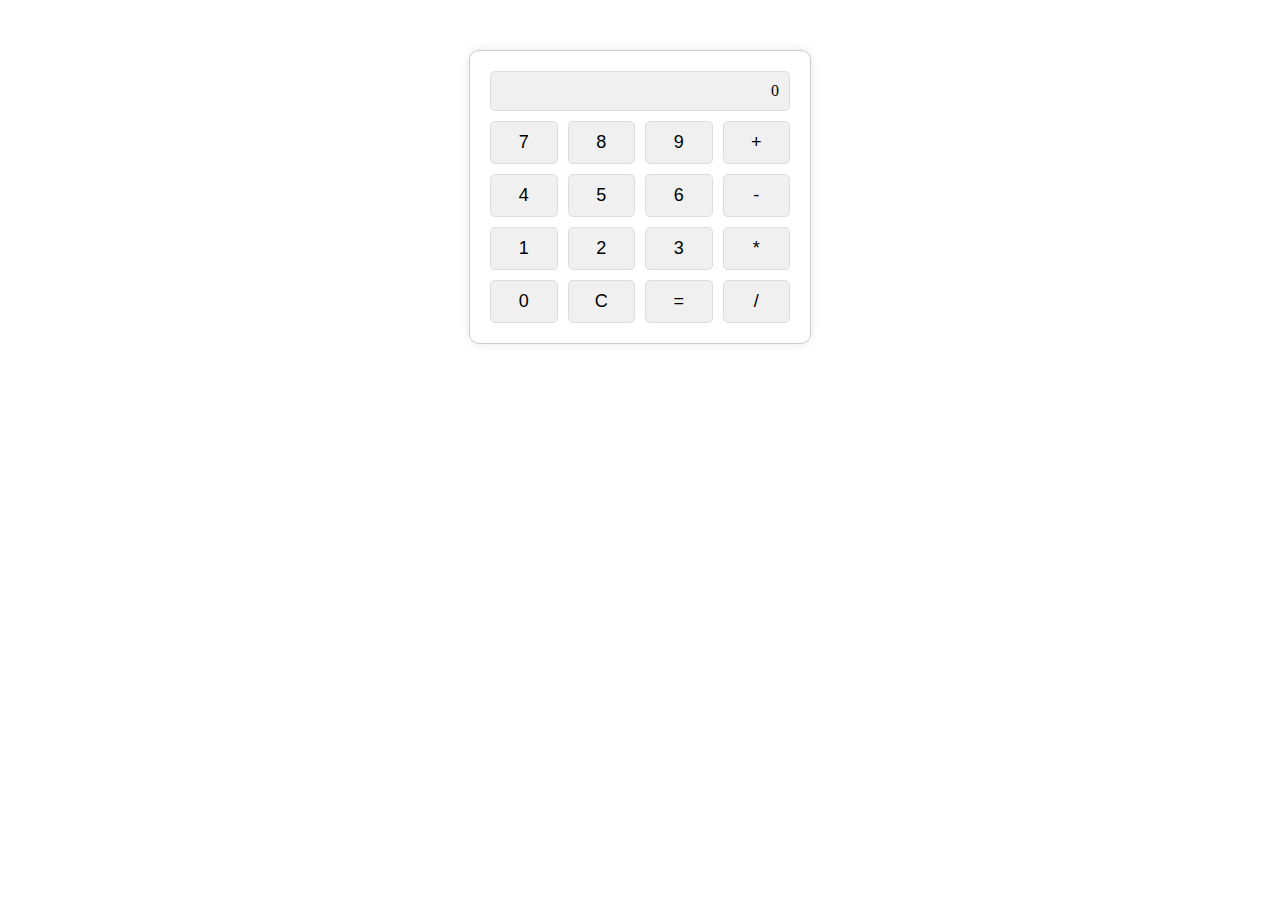
<file: Calculator/index.html>
<!DOCTYPE html>
<html lang="en">
<head>
    <meta charset="UTF-8">
    <meta name="viewport" content="width=device-width, initial-scale=1.0">
    <link rel="stylesheet" href="styles.css">
    <title>Simple Calculator</title>
</head>
<body>
    <div class="calculator">
        <div class="display" id="display">0</div>
        <button class="btn" onclick="appendToDisplay('7')">7</button>
        <button class="btn" onclick="appendToDisplay('8')">8</button>
        <button class="btn" onclick="appendToDisplay('9')">9</button>
        <button class="btn" onclick="appendToDisplay('+')">+</button>
        <button class="btn" onclick="appendToDisplay('4')">4</button>
        <button class="btn" onclick="appendToDisplay('5')">5</button>
        <button class="btn" onclick="appendToDisplay('6')">6</button>
        <button class="btn" onclick="appendToDisplay('-')">-</button>
        <button class="btn" onclick="appendToDisplay('1')">1</button>
        <button class="btn" onclick="appendToDisplay('2')">2</button>
        <button class="btn" onclick="appendToDisplay('3')">3</button>
        <button class="btn" onclick="appendToDisplay('*')">*</button>
        <button class="btn" onclick="appendToDisplay('0')">0</button>
        <button class="btn" onclick="clearDisplay()">C</button>
        <button class="btn" onclick="calculate()">=</button>
        <button class="btn" onclick="appendToDisplay('/')">/</button>
    </div>
    <script src="calc.js"></script>
</body>
</html>
</file>
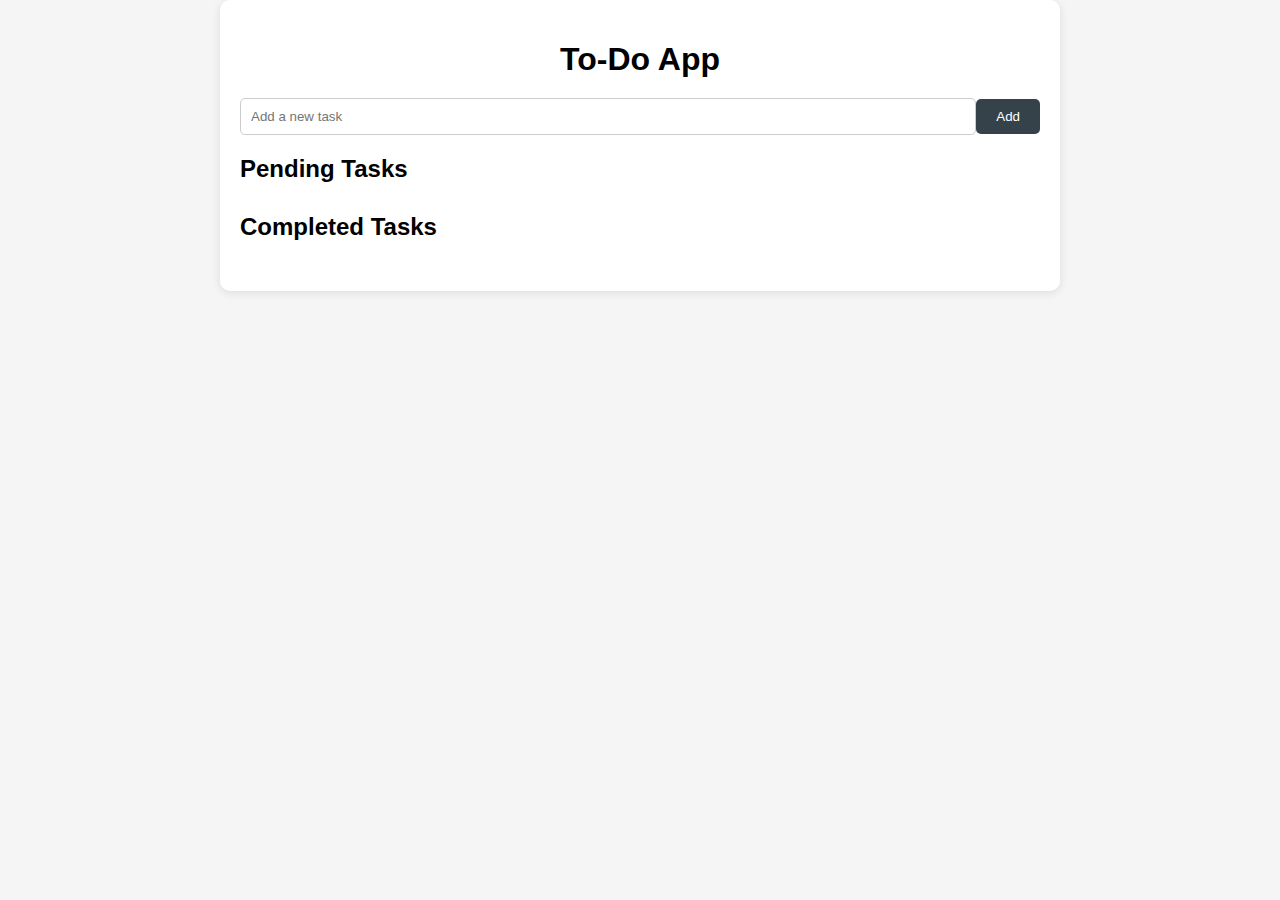
<file: To-Do App/index.html>
<!DOCTYPE html>
<html lang="en">
<head>
  <meta charset="UTF-8">
  <meta name="viewport" content="width=device-width, initial-scale=1.0">
  <link rel="stylesheet" href="styles.css">
  <title>To-Do App</title>
</head>
<body>
  <div class="container">
    <h1>To-Do App</h1>
    <div class="input-section">
      <input type="text" id="taskInput" placeholder="Add a new task">
      <button onclick="addTask()">Add</button>
    </div>
    <div class="tasks-section">
      <h2>Pending Tasks</h2>
      <ul id="pendingTasks"></ul>
    </div>
    <div class="tasks-section">
      <h2>Completed Tasks</h2>
      <ul id="completedTasks"></ul>
    </div>
  </div>
  <script src="script.js"></script>
</body>
</html>
</file>
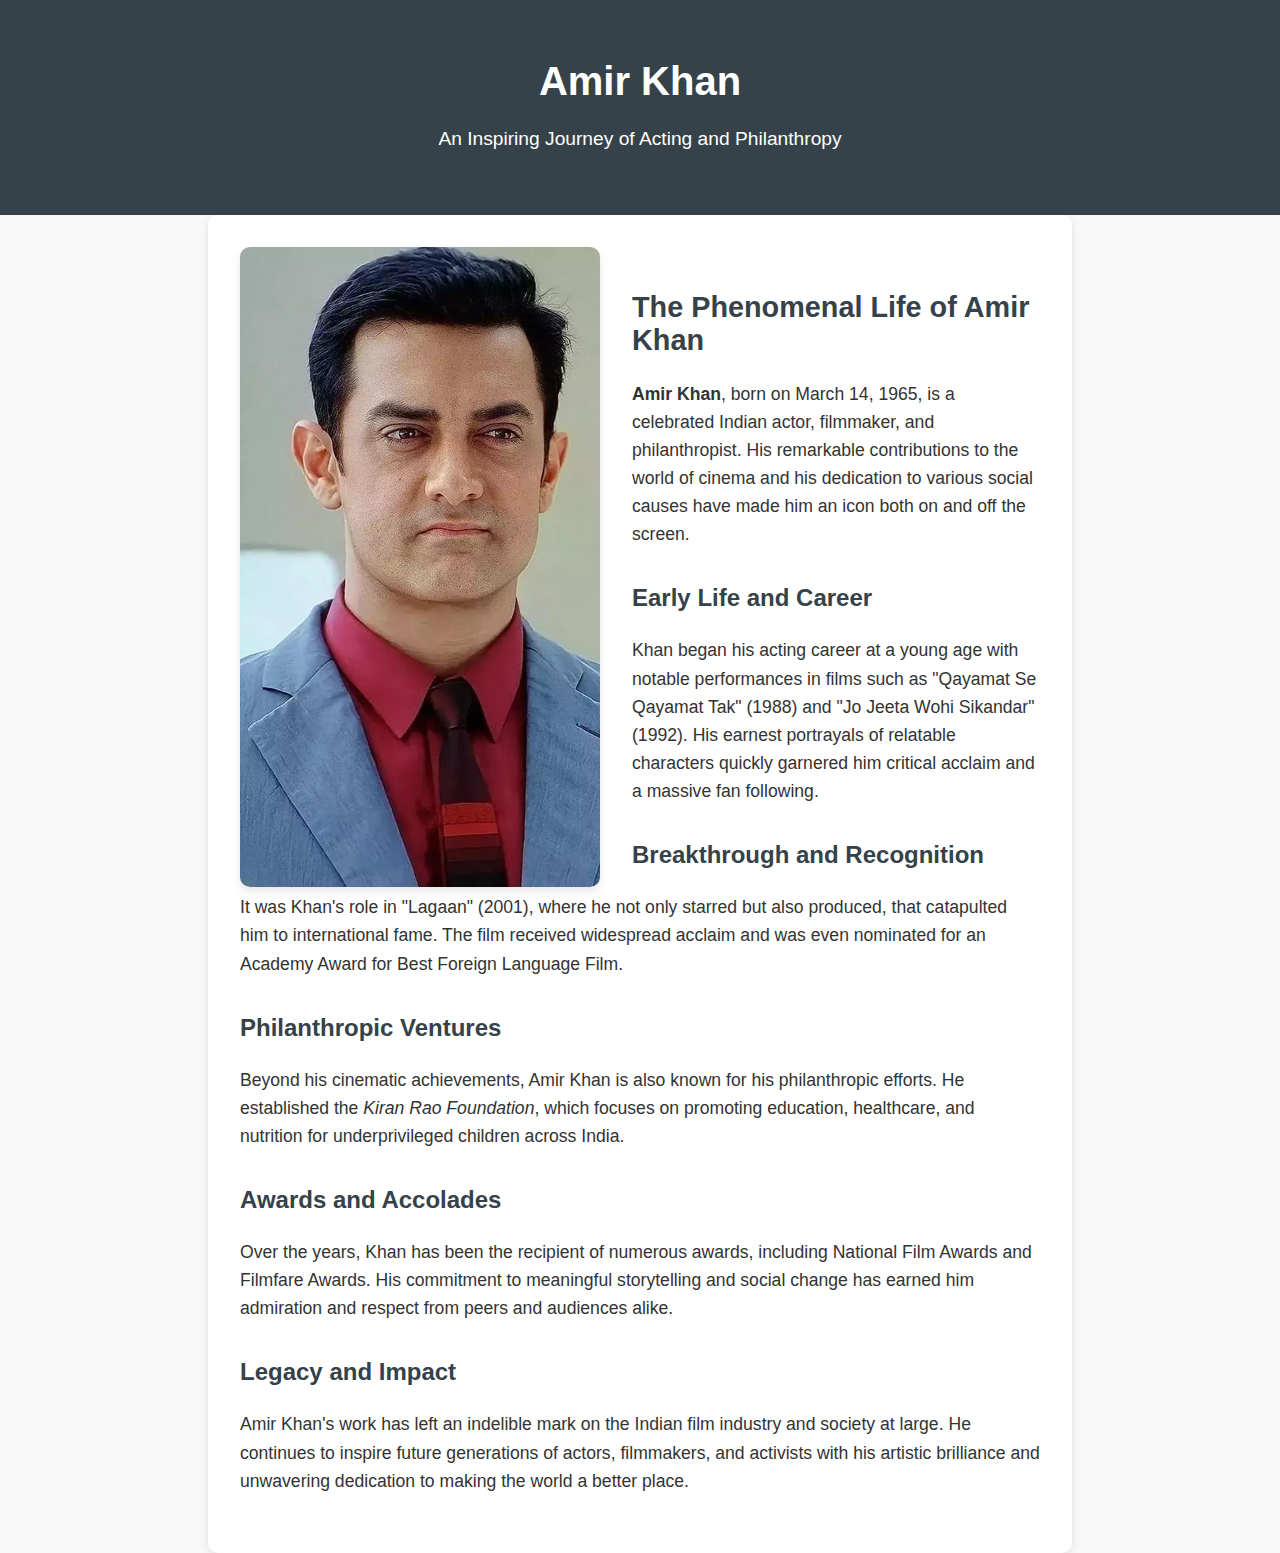
<file: Tribute Page/index.html>
<!DOCTYPE html>
<html lang="en">
<head>
  <meta charset="UTF-8">
  <meta name="viewport" content="width=device-width, initial-scale=1.0">
  <link rel="stylesheet" href="styles.css">
  <title>Amir Khan - An Inspiring Journey</title>
</head>
<body>
  <header>
    <h1>Amir Khan</h1>
    <p>An Inspiring Journey of Acting and Philanthropy</p>
  </header>
  <div class="container">
    <img src="amir_khan.jpg" alt="Amir Khan">
    <h2>The Phenomenal Life of Amir Khan</h2>
    <p>
      <strong>Amir Khan</strong>, born on March 14, 1965, is a celebrated Indian actor, filmmaker, and philanthropist. His remarkable contributions to the world of cinema and his dedication to various social causes have made him an icon both on and off the screen.
    </p>
    <h3>Early Life and Career</h3>
    <p>
      Khan began his acting career at a young age with notable performances in films such as "Qayamat Se Qayamat Tak" (1988) and "Jo Jeeta Wohi Sikandar" (1992). His earnest portrayals of relatable characters quickly garnered him critical acclaim and a massive fan following.
    </p>
    <h3>Breakthrough and Recognition</h3>
    <p>
      It was Khan's role in "Lagaan" (2001), where he not only starred but also produced, that catapulted him to international fame. The film received widespread acclaim and was even nominated for an Academy Award for Best Foreign Language Film.
    </p>
    <h3>Philanthropic Ventures</h3>
    <p>
      Beyond his cinematic achievements, Amir Khan is also known for his philanthropic efforts. He established the <em>Kiran Rao Foundation</em>, which focuses on promoting education, healthcare, and nutrition for underprivileged children across India.
    </p>
    <h3>Awards and Accolades</h3>
    <p>
      Over the years, Khan has been the recipient of numerous awards, including National Film Awards and Filmfare Awards. His commitment to meaningful storytelling and social change has earned him admiration and respect from peers and audiences alike.
    </p>
    <h3>Legacy and Impact</h3>
    <p>
      Amir Khan's work has left an indelible mark on the Indian film industry and society at large. He continues to inspire future generations of actors, filmmakers, and activists with his artistic brilliance and unwavering dedication to making the world a better place.
    </p>
  </div>
</body>
</html>
</file>
<file: Calculator/styles.css>
.calculator {
    width: 300px;
    margin: 50px auto;
    border: 1px solid #ccc;
    padding: 20px;
    border-radius: 10px;
    box-shadow: 0 0 10px rgba(0, 0, 0, 0.1);
    display: grid;
    grid-template-columns: repeat(4, 1fr);
    grid-gap: 10px;
}

.display {
    grid-column: span 4;
    background-color: #f0f0f0;
    border: 1px solid #ddd;
    border-radius: 5px;
    padding: 10px;
    text-align: right;
}

.btn {
    padding: 10px;
    font-size: 18px;
    text-align: center;
    background-color: #f0f0f0;
    border: 1px solid #ddd;
    border-radius: 5px;
    cursor: pointer;
}
</file>
<file: To-Do App/styles.css>
body {
    font-family: Arial, sans-serif;
    margin: 0;
    padding: 0;
    background-color: #f5f5f5;
  }
  
  .container {
    max-width: 800px;
    margin: 0 auto;
    padding: 20px;
    background-color: #ffffff;
    border-radius: 10px;
    box-shadow: 0px 2px 10px rgba(0, 0, 0, 0.1);
  }
  
  h1 {
    font-size: 2rem;
    margin-bottom: 20px;
    text-align: center;
  }
  
  .input-section {
    display: flex;
    align-items: center;
    margin-bottom: 20px;
  }
  
  .input-section input {
    flex-grow: 1;
    padding: 10px;
    border: 1px solid #ccc;
    border-radius: 5px;
  }
  
  .input-section button {
    padding: 10px 20px;
    border: none;
    background-color: #35424a;
    color: #ffffff;
    border-radius: 5px;
    cursor: pointer;
  }
  
  .tasks-section {
    margin-bottom: 30px;
  }
  
  h2 {
    font-size: 1.5rem;
    margin-bottom: 10px;
  }
  
  ul {
    list-style: none;
    padding: 0;
  }
  
  li {
    display: flex;
    align-items: center;
    justify-content: space-between;
    padding: 10px;
    margin: 5px 0;
    background-color: #f0f0f0;
    border-radius: 5px;
  }
  
  .completed {
    text-decoration: line-through;
    color: #888;
  }
</file>
<file: Tribute Page/styles.css>
body {
    font-family: 'Helvetica Neue', Arial, sans-serif;
    margin: 0;
    padding: 0;
    background-color: #f9f9f9;
    color: #333;
  }
  
  header {
    background-color: #35424a;
    color: #ffffff;
    text-align: center;
    padding: 2em 0;
  }
  
  .container {
    max-width: 800px;
    margin: 0 auto;
    padding: 2em;
    background-color: #ffffff;
    border-radius: 10px;
    box-shadow: 0px 2px 10px rgba(0, 0, 0, 0.1);
  }
  
  h1 {
    font-size: 2.5rem;
    margin-bottom: 0.5em;
  }
  
  h2 {
    font-size: 1.8rem;
    margin-top: 1.5em;
    margin-bottom: 0.8em;
    color: #35424a;
  }
  
  p {
    font-size: 1.1rem;
    line-height: 1.6;
    margin-bottom: 1.5em;
  }
  
  img {
    max-width: 100%;
    height: auto;
    border-radius: 10px;
    box-shadow: 0px 4px 10px rgba(0, 0, 0, 0.1);
  }
  
  .container::after {
    content: "";
    display: table;
    clear: both;
  }
  
  .container img {
    float: left;
    margin-right: 2em;
    width: 45%;
  }
  
  .container h3 {
    font-size: 1.5rem;
    margin-top: 1.5em;
    margin-bottom: 1em;
    color: #35424a;
  }
  
  .container p strong {
    font-weight: bold;
  }
  
  header p {
    font-size: 1.2rem;
    margin-top: 1em;
  }
</file>
